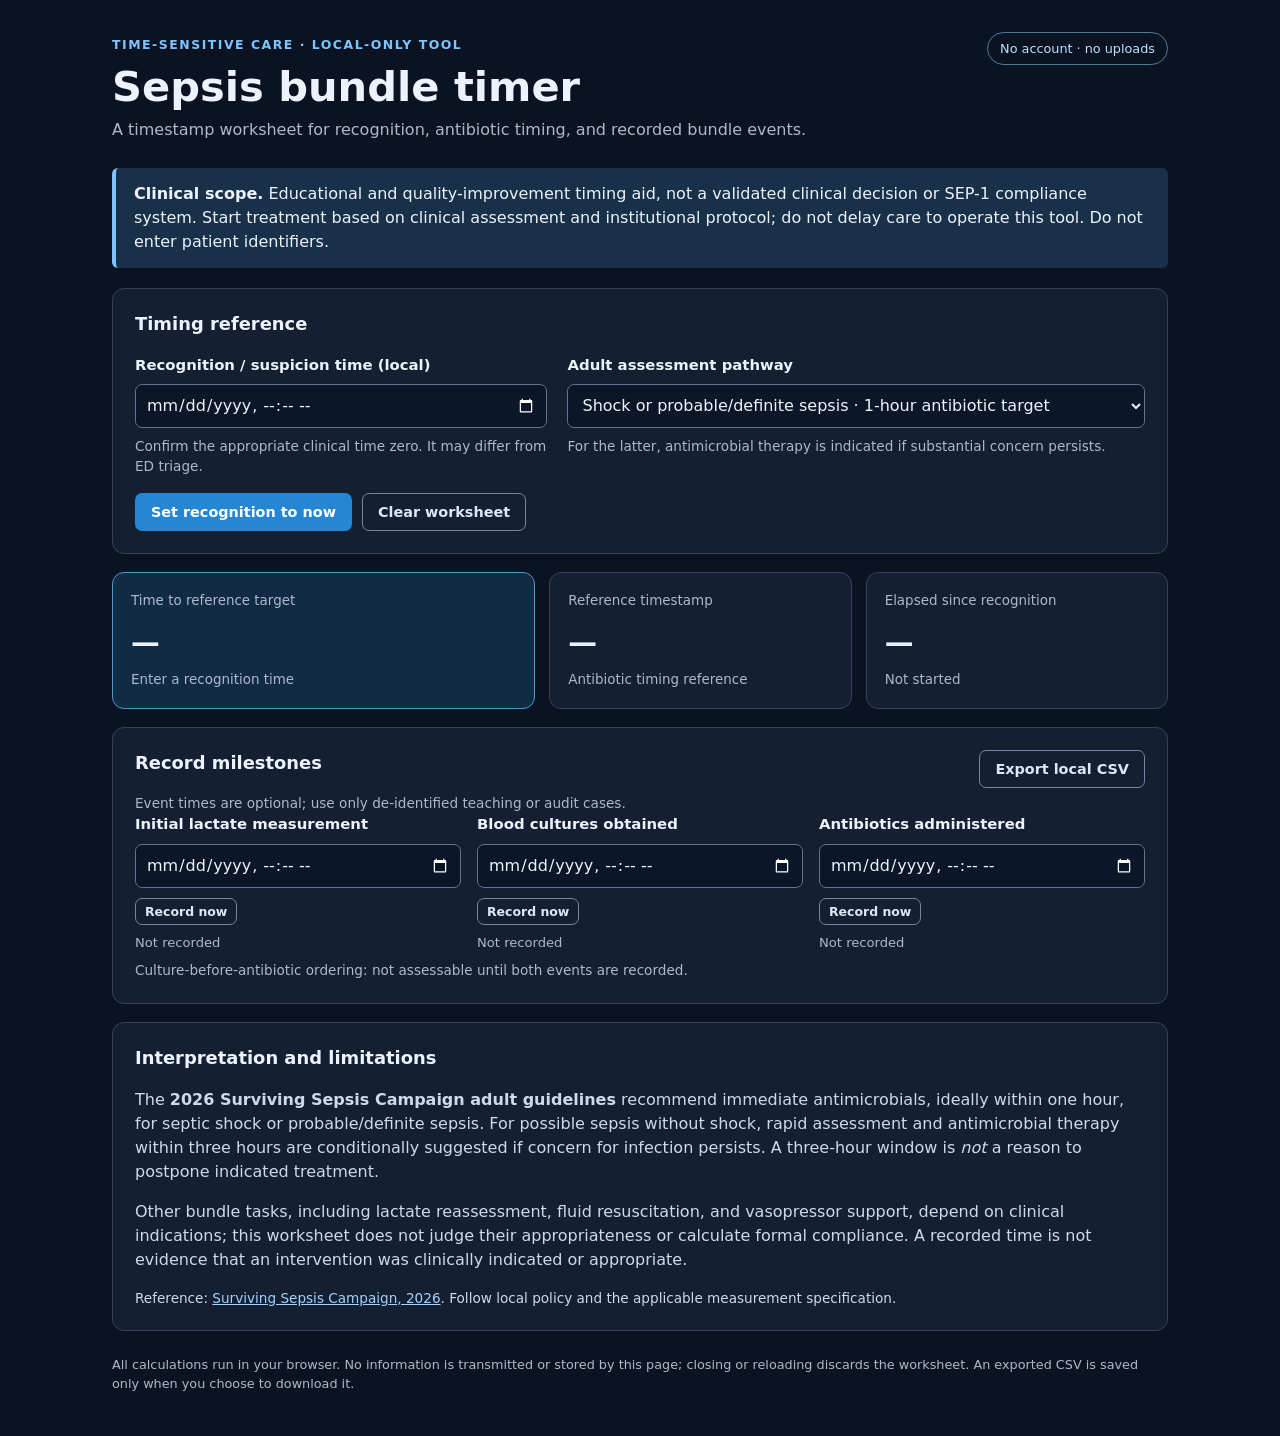
<file: index.html>
<!doctype html><html lang="en"><head><meta charset="utf-8"><meta name="viewport" content="width=device-width,initial-scale=1"><meta http-equiv="refresh" content="0;url=web/"><title>Sepsis Bundle Timer</title></head><body><p><a href="web/">Open Sepsis Bundle Timer</a></p></body></html>
</file>
<file: web/styles.css>
:root{font-family:system-ui,-apple-system,BlinkMacSystemFont,"Segoe UI",sans-serif;color-scheme:dark;--bg:#0b1322;--surface:#141f32;--line:#33435b;--text:#edf2fc;--muted:#acb9cd;--accent:#7fc3ff;--warn:#ffd18a;--error:#ffaaa7}*{box-sizing:border-box}body{margin:0;background:var(--bg);color:var(--text);line-height:1.5}.wrap{max-width:1100px;margin:auto;padding:32px 22px 42px}.masthead,.section-header{display:flex;justify-content:space-between;align-items:start;gap:20px}.eyebrow{font-size:.78rem;text-transform:uppercase;letter-spacing:.12em;font-weight:700;color:var(--accent)}h1{font-size:clamp(1.8rem,4vw,2.6rem);line-height:1.1;margin:8px 0}h2{font-size:1.12rem;margin:0 0 16px}.lead{color:var(--muted);margin:8px 0 26px}.pill{border:1px solid #517b9c;border-radius:24px;white-space:nowrap;padding:6px 12px;font-size:.8rem;color:#bfe2ff}.notice{background:#183048;border-left:4px solid var(--accent);padding:14px 18px;border-radius:6px;margin-bottom:20px}.panel{padding:22px;border-radius:12px;background:var(--surface);border:1px solid var(--line);margin-bottom:18px}.inputs{display:grid;grid-template-columns:1fr 1.4fr;gap:20px}label{display:block;font-size:.93rem;font-weight:600;margin-bottom:8px}input,select{width:100%;height:44px;background:#0b1729;border:1px solid #61738e;border-radius:7px;color:var(--text);padding:8px 10px;font:inherit}input:focus-visible,select:focus-visible,button:focus-visible,a:focus-visible{outline:3px solid #a7d9ff;outline-offset:3px}.hint,.footnote{color:var(--muted);font-size:.85rem;margin:8px 0 0}.button-row{display:flex;gap:10px;margin-top:16px}button{background:#2586d3;color:#fff;padding:10px 15px;font:600 .9rem system-ui;border:1px solid transparent;border-radius:7px;cursor:pointer}button:hover{filter:brightness(1.12)}button.secondary,.mini{background:transparent;border:1px solid #7087a5;color:#d9e8fd}.results{display:grid;grid-template-columns:1.4fr 1fr 1fr;gap:14px;margin-bottom:18px}.metric{border:1px solid var(--line);border-radius:12px;background:var(--surface);padding:18px;min-width:0}.metric.emphasis{border-color:#4d99ca;background:#122b44}.metric span,.metric small{display:block;color:var(--muted);font-size:.84rem}.metric output{display:block;font-size:clamp(1.2rem,2.4vw,1.8rem);font-weight:700;overflow-wrap:anywhere;margin:10px 0 6px;font-variant-numeric:tabular-nums}.metric output.warning{color:var(--warn)}.metric output.late{color:var(--error)}.event-grid{display:grid;grid-template-columns:repeat(3,1fr);gap:16px}.mini{font-size:.78rem;padding:5px 9px;margin-top:10px}.event-note{display:block;font-size:.82rem;color:var(--muted);margin-top:8px}.error{border:1px solid #c86161;background:#51292d;border-radius:8px;padding:13px 16px}.context p{color:#d0d9ea}.context a{color:#9fd4ff}footer{font-size:.8rem;color:var(--muted);margin-top:24px}@media(max-width:760px){.wrap{padding:20px 13px}.masthead{display:block}.pill{display:inline-block;margin-bottom:18px}.inputs,.event-grid,.results{grid-template-columns:1fr}.panel{padding:17px}.section-header{flex-wrap:wrap}.metric output{font-size:1.45rem}}@media(prefers-reduced-motion:reduce){*{scroll-behavior:auto!important}}
</file>
